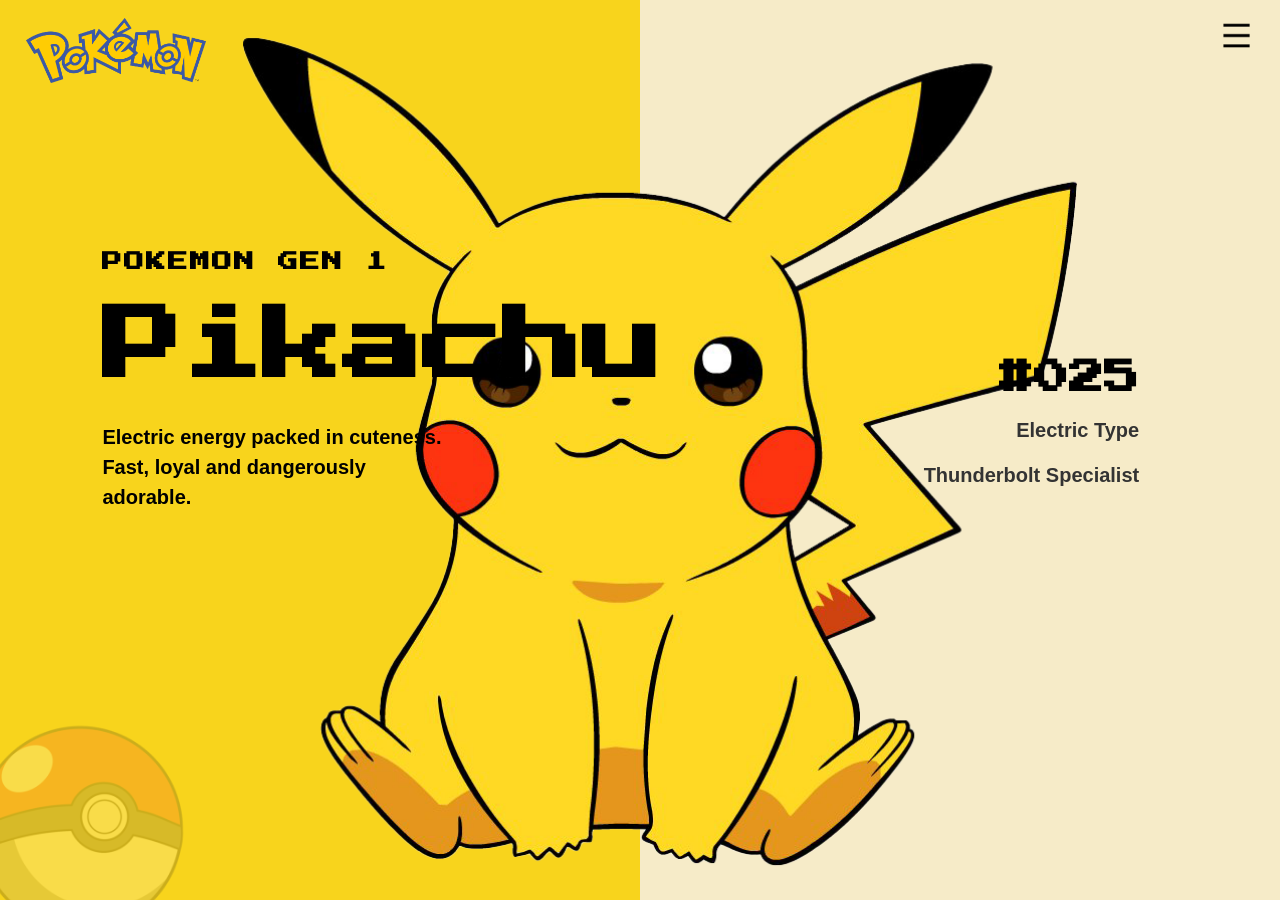
<file: A01/index.html>
<!DOCTYPE html>
<html lang="en">
<head>
  <meta charset="UTF-8" />
  <meta name="viewport" content="width=device-width, initial-scale=1.0"/>
  <title>Pikachu</title>
  <link rel="stylesheet" href="style.css">
</head>
<body>

  <div id="parent">

    <div id="left"></div>
    <div id="right"></div>

    <img src="./Pokemon-Logo-Background-PNG.png" id="logo" width="180">
    <img src="./menu-line.png" id="menu" width="35">

    <img src="./Pikachu-PNG-Pic.png" id="pikachu" width="850">

    <div id="contentL">
      <h5>POKEMON GEN 1</h5>
      <h1>Pikachu</h1>
      <p>
        Electric energy packed in cuteness.
        Fast, loyal and dangerously adorable.
      </p>
    </div>

    <div id="contentR">
      <h3>#025</h3>
      <p>Electric Type</p>
      <p>Thunderbolt Specialist</p>
    </div>

    <img src="./pokeball.png" id="pokeball" width="220">

  </div>

</body>
</html>
</file>
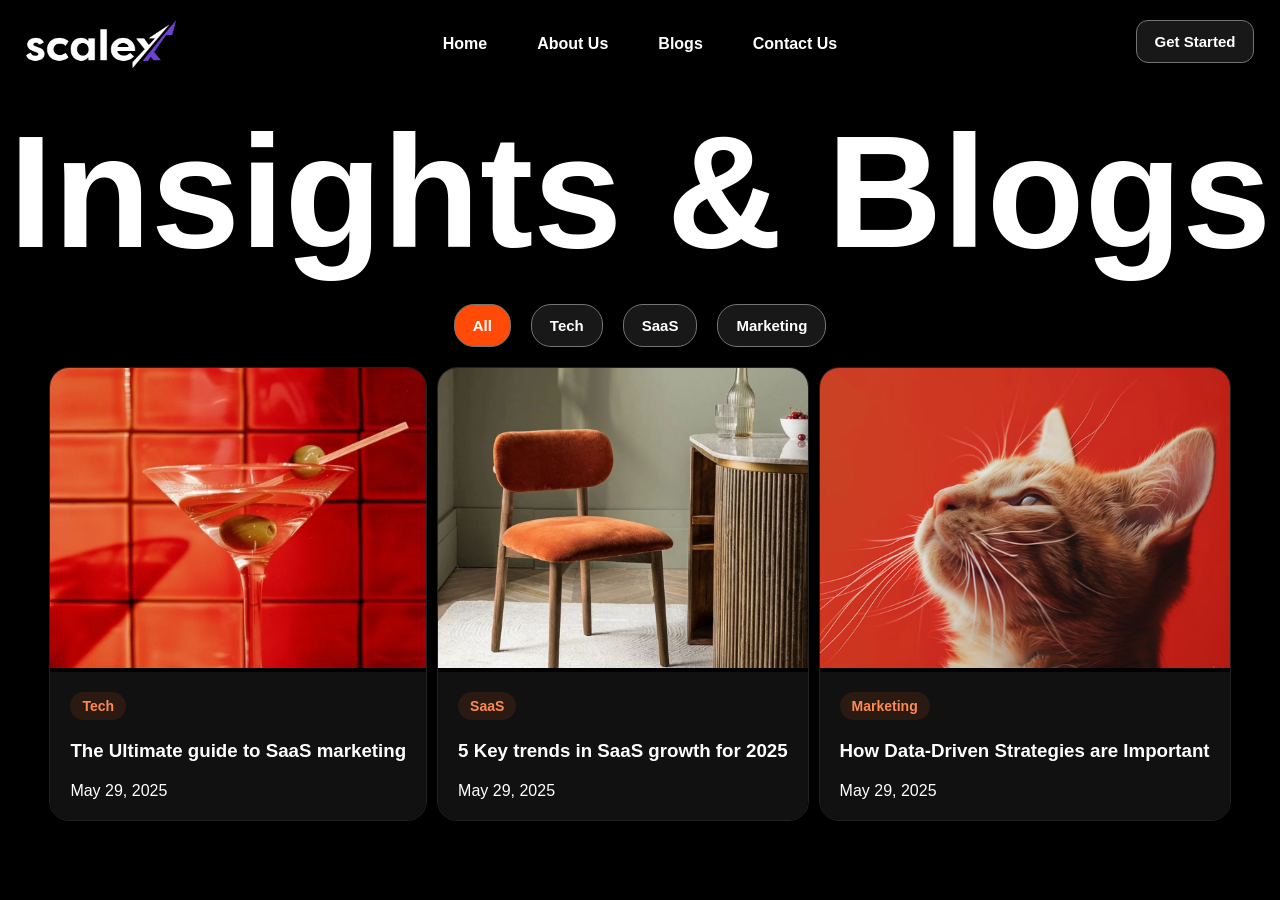
<file: A02/first-landing-page/index.html>
<!doctype html>
<html lang="en">
  <head>
    <meta charset="UTF-8" />
    <meta name="viewport" content="width=device-width, initial-scale=1.0" />
    <title>ScaleX</title>
    <link rel="stylesheet" href="./style.css" />
    <link rel="shortcut icon" href="./favicon.ico" type="image/x-icon" />
  </head>
  <body>
    <nav id="navi">
      <div id="logo">
        <img src="./scaleX.png" alt="Logo not found" width="150" />
      </div>
      <div id="content">
        <div id="home">Home</div>
        <div id="aboutus">About Us</div>
        <div id="blogs">Blogs</div>
        <div id="contacts">Contact Us</div>
      </div>
      <button id="btn">Get Started</button>
    </nav>

    <div id="heading">
        <h1>Insights & Blogs</h1>
        <div id="sub">
            <div id="all" class="sub">All</div>
            <div class="sub">Tech</div>
            <div class="sub">SaaS</div>
            <div class="sub">Marketing</div>
        </div>
    </div>

    <div id="cards">
        <div class="card">
            <img src="./glass.webp" alt="Image not found">
            <div class="card-content">
                <span class="tag">Tech</span>
                <h3>The Ultimate guide to SaaS marketing</h3>
                <p>May 29, 2025</p>
            </div>
        </div>
        <div class="card">
            <img src="./chair.webp" alt="Image not found">
            <div class="card-content">
                <span class="tag">SaaS</span>
                <h3>5 Key trends in SaaS growth for 2025</h3>
                <p>May 29, 2025</p>
            </div>
        </div>
        <div class="card">
            <img src="./cat.avif" alt="Image not found">
            <div class="card-content">
                <span class="tag">Marketing</span>
                <h3>How Data-Driven Strategies are Important</h3>
                <p>May 29, 2025</p>
            </div>
        </div>
    </div>


</div>

  </body>
</html>
</file>
<file: A01/style.css>
@font-face {
    font-family: p2p;
    src: url(./PressStart2P-Regular.ttf);
}

*{
    margin:0;
    padding:0;
    box-sizing:border-box;
    font-family:Arial, Helvetica, sans-serif;
}

html,
body{
    width:100%;
    height:100%;
}

#parent{
    width:100%;
    height:100%;
    position:relative;
    display:flex;
    overflow:hidden;
}

#left{
    width:50%;
    height:100%;
    background:#f8d41c;
}

#right{
    width:50%;
    height:100%;
    background:#f6ebc8;
}

#logo{
    position:absolute;
    top:2%;
    left:2%;
    z-index:2;
}

#menu{
    position:absolute;
    top:2%;
    right:2%;
    z-index:2;
}

#pikachu{
    position:absolute;
    top:50%;
    left:58%;
    transform:translate(-60%,-50%);
    z-index:2;
}

#contentL{
    position:absolute;
    top:28%;
    left:8%;
    width:350px;
    z-index:2;
}

#contentL h5{
    font-family:p2p;
    font-size:20px;
    letter-spacing:2px;
    margin-bottom: 25px;
}

#contentL h1{
    font-family:p2p;
    font-size:80px;
    line-height:100px;
    margin-bottom:25px;
}

#contentL p{
    font-size:20px;
    font-weight: 800;
    line-height:30px;
    color:#000000;
}

#contentR{
    font-family:p2p;
    position:absolute;
    right:11%;
    top:40%;
    z-index:2;
    text-align:right;
}

#contentR h3{
    font-family:p2p;
    font-size:35px;
    margin-bottom:20px;
}

#contentR p{
    font-size:20px;
    font-weight: 600;
    line-height:30px;
    color:#333;
    margin-bottom:15px;
}

#pokeball{
    position:absolute;
    bottom:-40px;
    left:-30px;
    opacity:0.2;
}
</file>
<file: A02/first-landing-page/style.css>
* {
  margin: 0;
  padding: 0;
  box-sizing: border-box;
  font-family: Arial, Helvetica, sans-serif;
}

html,
body {
  width: 100%;
  height: 100%;
}

body {
  background: black;
}

#navi {
  color: white;
  position: relative;
  display: flex;
  align-items: flex-start;
  justify-content: center;
}

#logo {
  position: absolute;
  top: 20px;
  left: 2%;
}

#content {
  position: absolute;
  margin-top: 35px;
  display: flex;
  align-items: flex-start;
  justify-content: center;
  gap: 50px;
}

#home,
#aboutus,
#blogs,
#contacts {
    color: white;
    font-family: 'Plus Jakarta Sans', sans-serif;
    font-weight: 800;
}

#btn{
    position: absolute;
    top: 20px;
    right: 2%;
    padding: 12px 18px;
    background-color: rgb(24, 24, 24);
    font-family: 'Plus Jakarta Sans', sans-serif;
    color: white;
    border: 1px solid #757474;
    border-radius: 12px;
    font-weight: 900;
    font-size: 15px;
}

#heading{
    font-family: 'Plus Jakarta Sans', sans-serif;
    color: white;
    text-align: center;
    margin-top: 100px;
    font-size: 80px;
}

#sub{
    display: flex;
    font-family: 'Plus Jakarta Sans', sans-serif;
    color: white;
    font-size: 20px;
    align-items: flex-start;
    justify-content: center;
    gap: 20px;
}

.sub{
    padding: 12px 18px;
    background-color: rgb(24, 24, 24);
    font-family: 'Plus Jakarta Sans', sans-serif;
    color: white;
    border: 1px solid #757474;
    border-radius: 20px;
    font-weight: 900;
    font-size: 15px;
    margin-top: 20px;
}

#all{
    background-color: #ff4a08;
}

#cards{
    margin-top: 20px;
    display: flex;
    align-items: flex-start;
    justify-content: center;
    gap: 10px;
}

.card{
    border: 1px solid #222;
    border-radius: 20px;
    overflow: hidden;
}

.card-content{
  padding: 20px;
  background-color: #111;
  color: white;
}

.tag{
    display: inline-block;
    background-color: #2a1a12;
    color: #ff8a50;
    padding: 6px 12px;
    border-radius: 20px;
    font-size: 14px;
    font-weight: 700;
}

.card img{
    width: 100%;
    height: 300px;
    object-fit: cover;
}

.card{
    transition: 0.3s;
}

.card:hover{
    transform: translateY(-10px);
}

.card-content h3{
    margin: 20px 0;
}
</file>
